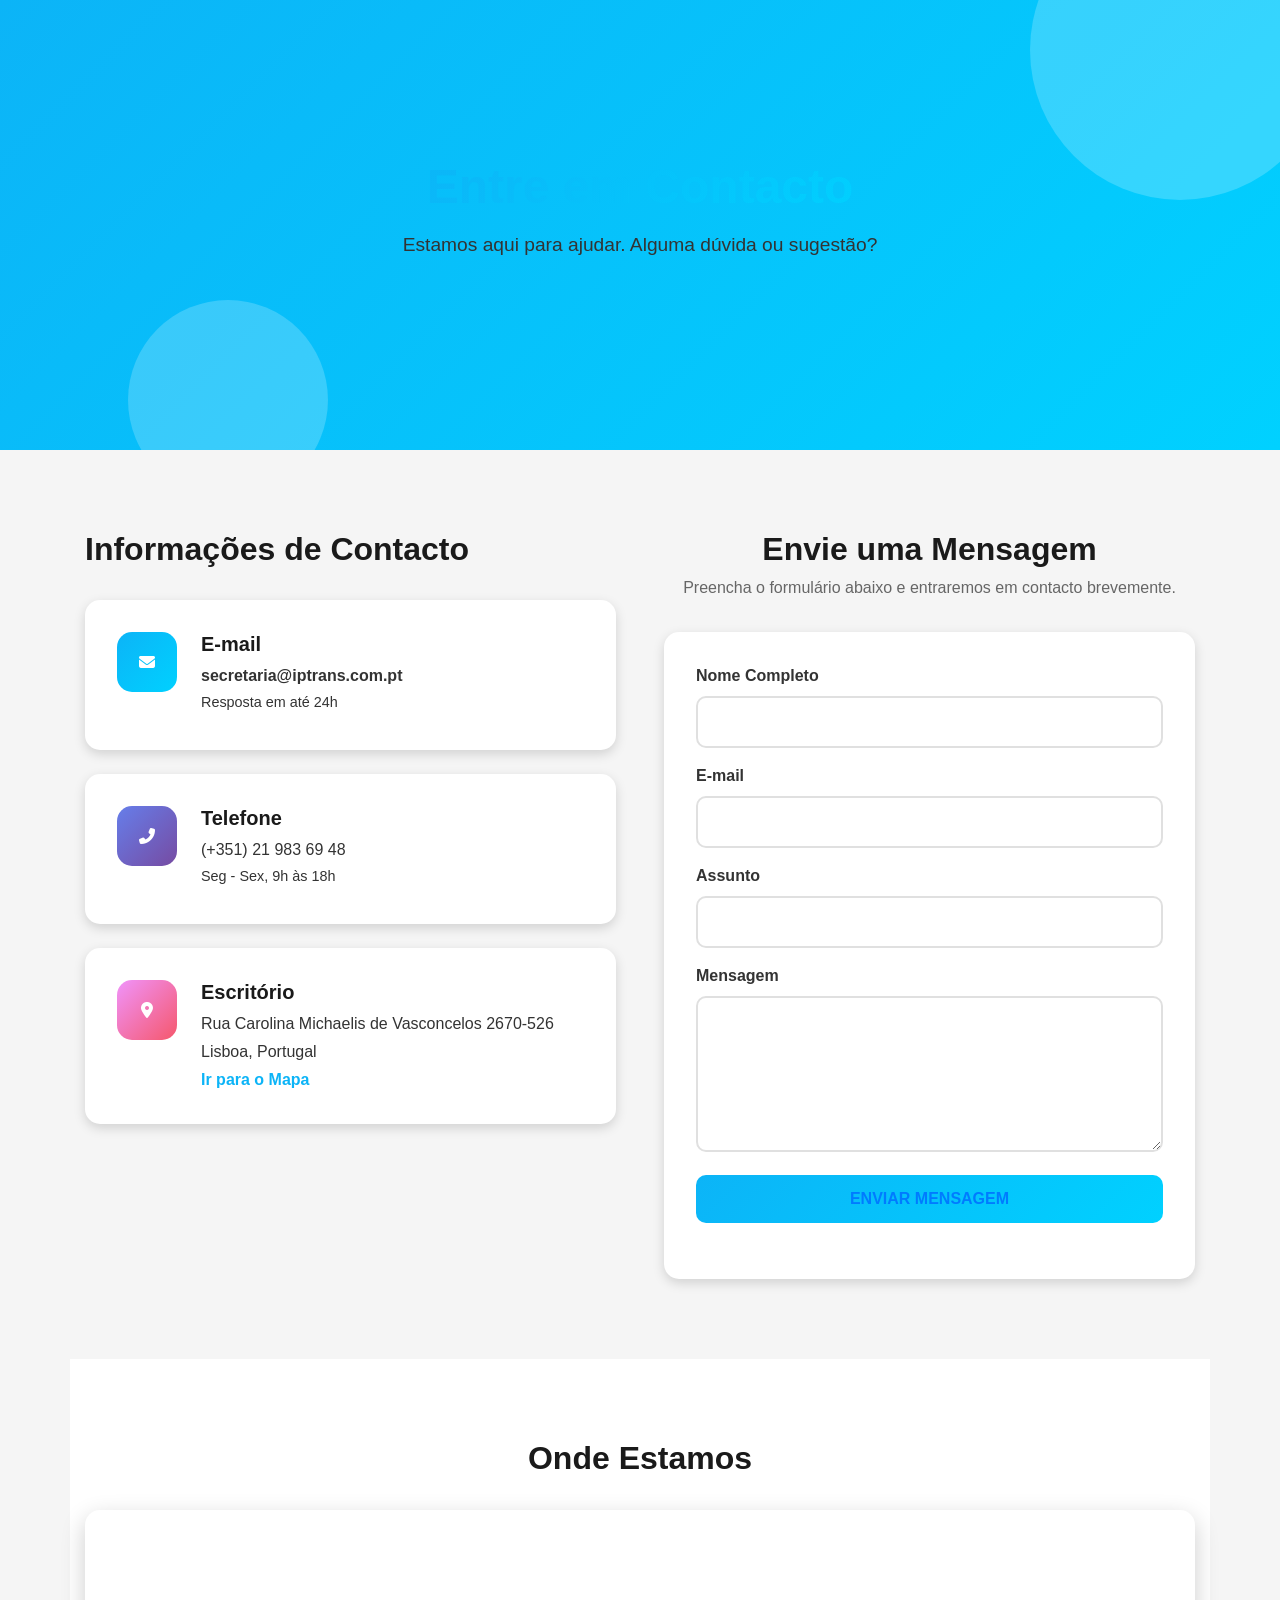
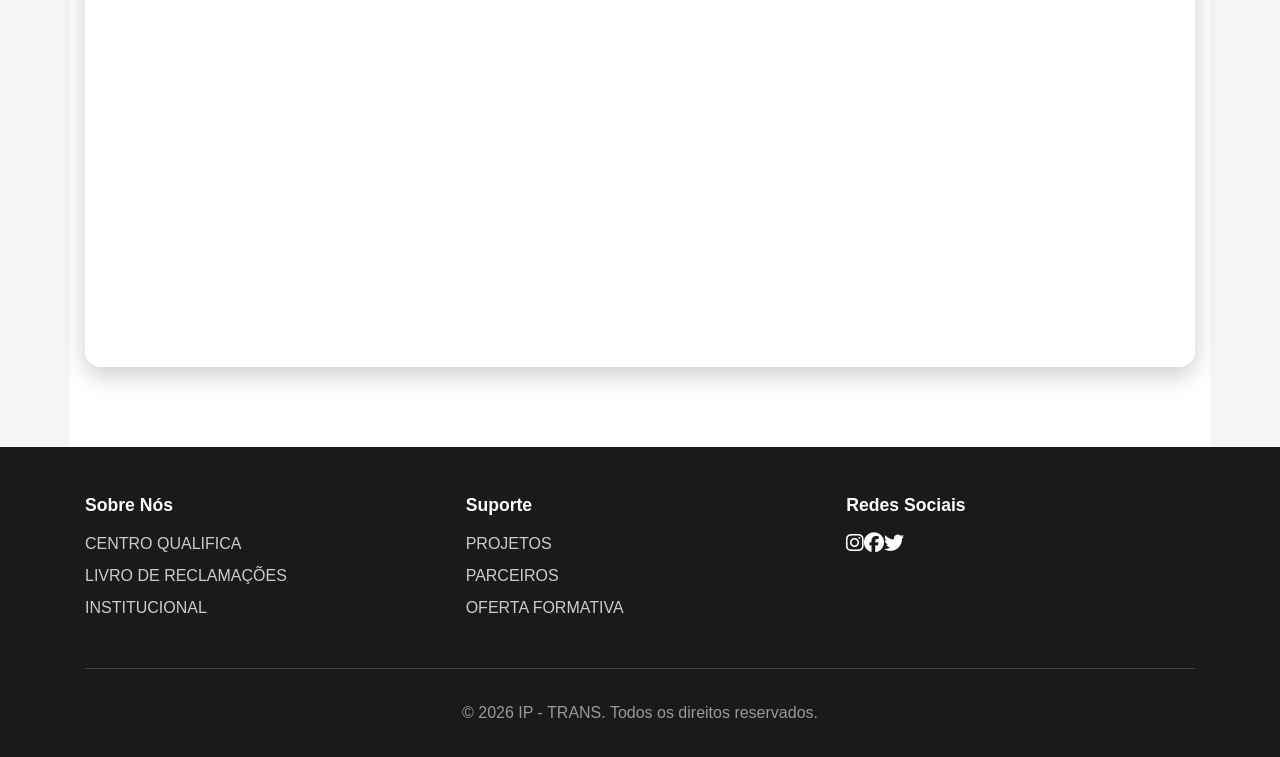
<file: Contactos.html>
<!DOCTYPE html>
<html lang="pt-br">
<head>
    <meta charset="UTF-8">
    <title>Contactos | IP TRANS</title>
    <link rel="stylesheet" href="https://cdnjs.cloudflare.com/ajax/libs/font-awesome/6.4.0/css/all.min.css">
    <link rel="stylesheet" href="elemento.css">
    <link rel="stylesheet" href="bootstrap.min.css">
        <link rel="shortcut icon" href="images/FavIcon.png" type="image/x-icon">

</head>
<body class="contact-page">
    <section class="contact-hero">
        <div class="floating-shapes">
            <div class="shape shape-1"></div>
            <div class="shape shape-2"></div>
        </div>
        <div class="hero-content">
            <h1 class="hero-title">Entre em Contacto</h1>
            <p class="hero-subtitle">Estamos aqui para ajudar. Alguma dúvida ou sugestão?</p>
        </div>
    </section>

    <main class="contact-main container">
        <div class="contact-wrapper">
            <div class="contact-info-section">
                <div class="info-header">
                    <h2>Informações de Contacto</h2>
                </div>
                <div class="contact-cards">
                    <div class="contact-card email-card">
                        <div class="card-icon"><i class="fas fa-envelope"></i></div>
                        <div class="card-content">
                            <h3>E-mail</h3>
             <a href="https://www.iptrans.com.pt/">               <p>secretaria@iptrans.com.pt</p></a>
                            <p class="card-subtitle">Resposta em até 24h</p>
                        </div>
                    </div>

                    <div class="contact-card phone-card">
                        <div class="card-icon"><i class="fas fa-phone-alt"></i></div>
                        <div class="card-content">
                            <h3>Telefone</h3>
                            <p>(+351) 21 983 69 48 </p>
                            <p class="card-subtitle">Seg - Sex, 9h às 18h</p>
                        </div>
                    </div>

                    <div class="contact-card location-card">
                        <div class="card-icon"><i class="fas fa-map-marker-alt"></i></div>
                        <div class="card-content">
                            <h3>Escritório</h3>
                            <p>Rua Carolina Michaelis de Vasconcelos 2670-526</p>
                            <p>Lisboa, Portugal</p>
                             <a href="https://www.google.com/maps"> Ir para o Mapa</a>
                        </div>
                    </div>
                </div>
            </div>

            <div class="contact-form-section">
                <div class="form-header">
                    <h2>Envie uma Mensagem</h2>
                    <p>Preencha o formulário abaixo e entraremos em contacto brevemente.</p>
                </div>
                <form class="contact-form" id="contactForm">
                    <div class="form-group">
                        <label class="form-label">Nome Completo</label>
                        <input type="text" class="form-input" style="padding-left: 1rem;" required>
                    </div>
                    <div class="form-group">
                        <label class="form-label">E-mail</label>
                        <input type="email" class="form-input" style="padding-left: 1rem;" required>
                    </div>
                    <div class="form-group">
                        <label class="form-label">Assunto</label>
                        <input type="text" class="form-input" style="padding-left: 1rem;" required>
                    </div>
                    <div class="form-group">
                        <label class="form-label">Mensagem</label>
                        <textarea class="form-textarea" rows="5" style="padding-left: 1rem;" required></textarea>
                    </div>
                    <button type="submit" class="btn-submit"> <a href="index.html">ENVIAR MENSAGEM</a> </button>
                </form>
            </div>
        </div>
    </main>

    <section class="map-section container">
        <h2 class="map-title">Onde Estamos</h2>
        <div class="map-container">
            <iframe 
                src="https://www.google.com/maps/embed?pb=!1m18!1m12!1m3!1d3113.31566378416!2d-9.1419!3d38.7223!2m3!1f0!2f0!3f0!3m2!1i1024!2i768!4f13.1!3m3!1m2!1s0x0%3A0x0!2zMzjCsDQzJzIwLjMiTiA5wrAwOCczMC44Ilc!5e0!3m2!1spt!2spt!4v1625000000000!5m2!1spt!2spt" 
                width="100%" height="450" style="border:0;" allowfullscreen="" loading="lazy">
            </iframe>
        </div>
    </section>

    <!-- FOOTER -->
    <footer class="footer">
        <div class="container">
            <div class="footer-content">
                <div class="footer-section">
                    <h4>Sobre Nós</h4>
                    <ul>
                        <li><a href="https://www.iptrans.com.pt/centro-qualifica/default.aspx?id_oaudience=3">CENTRO QUALIFICA</a></li>
                        <li><a href="https://www.livroreclamacoes.pt/Inici">LIVRO DE RECLAMAÇÕES</a></li>
                        <li><a href="https://www.iptrans.com.pt/institucional/">INSTITUCIONAL</a></li>
                    </ul>
                </div>
                <div class="footer-section">
                    <h4>Suporte</h4>
                    <ul>
                        <li><a href="https://www.iptrans.com.pt/projetos/">PROJETOS</a></li>
                        <li><a href="https://www.iptrans.com.pt/parcerias/default.aspx#1">PARCEIROS</a></li>
                        <li><a href="https://www.iptrans.com.pt/oferta-formativa/default.aspx?id_oaudience=2&id_omodality=6">OFERTA FORMATIVA</a></li>
                    </ul>
                </div>
                <div class="footer-section">
                    <h4>Redes Sociais</h4>
                    <div class="d-flex gap-3 mt-2">
                        <a href="https://www.bing.com/ck/a?!&&p=886881d19be6be95b8f1397143ea48b4ec11cc4743fe5d7f1109d6b6d00e4a29JmltdHM9MTc3NjkwMjQwMA&ptn=3&ver=2&hsh=4&fclid=22afd85b-cdc4-6b3e-18e9-cf43cc0c6a89&psq=ip+trans+insta+&u=a1aHR0cHM6Ly93d3cuaW5zdGFncmFtLmNvbS9pcHRyYW5zbG91cmVzLw" class="text-white"><i class="fab fa-instagram fa-lg"></i></a>
                        <a href="https://www.bing.com/ck/a?!&&p=48235a79d43c1ffd7a2fcf67564e61e239bf09530897a96b387f88a9d9e3db7aJmltdHM9MTc3NjkwMjQwMA&ptn=3&ver=2&hsh=4&fclid=22afd85b-cdc4-6b3e-18e9-cf43cc0c6a89&psq=ip+trans+facebook&u=a1aHR0cHM6Ly93d3cuZmFjZWJvb2suY29tL2lwdHJhbnNsb3VyZXMv" class="text-white"><i class="fab fa-facebook fa-lg"></i></a>
                        <a href="https://www.bing.com/ck/a?!&&p=34931140ddddf62bba455647282123fe4fd01f9b2a522f5ec1ddfc2bfd32f652JmltdHM9MTc3NjkwMjQwMA&ptn=3&ver=2&hsh=4&fclid=22afd85b-cdc4-6b3e-18e9-cf43cc0c6a89&psq=ip+trans+twiter&u=a1aHR0cHM6Ly90d2l0dGVyLmNvbS9pcHRyYW5z" class="text-white"><i class="fab fa-twitter fa-lg"></i></a>
                    </div>
                </div>
            </div>
            <div class="footer-bottom">
                <p>&copy; 2026 IP - TRANS. Todos os direitos reservados.</p>
            </div>
        </div>
    </footer>
</body>
</html>
</file>
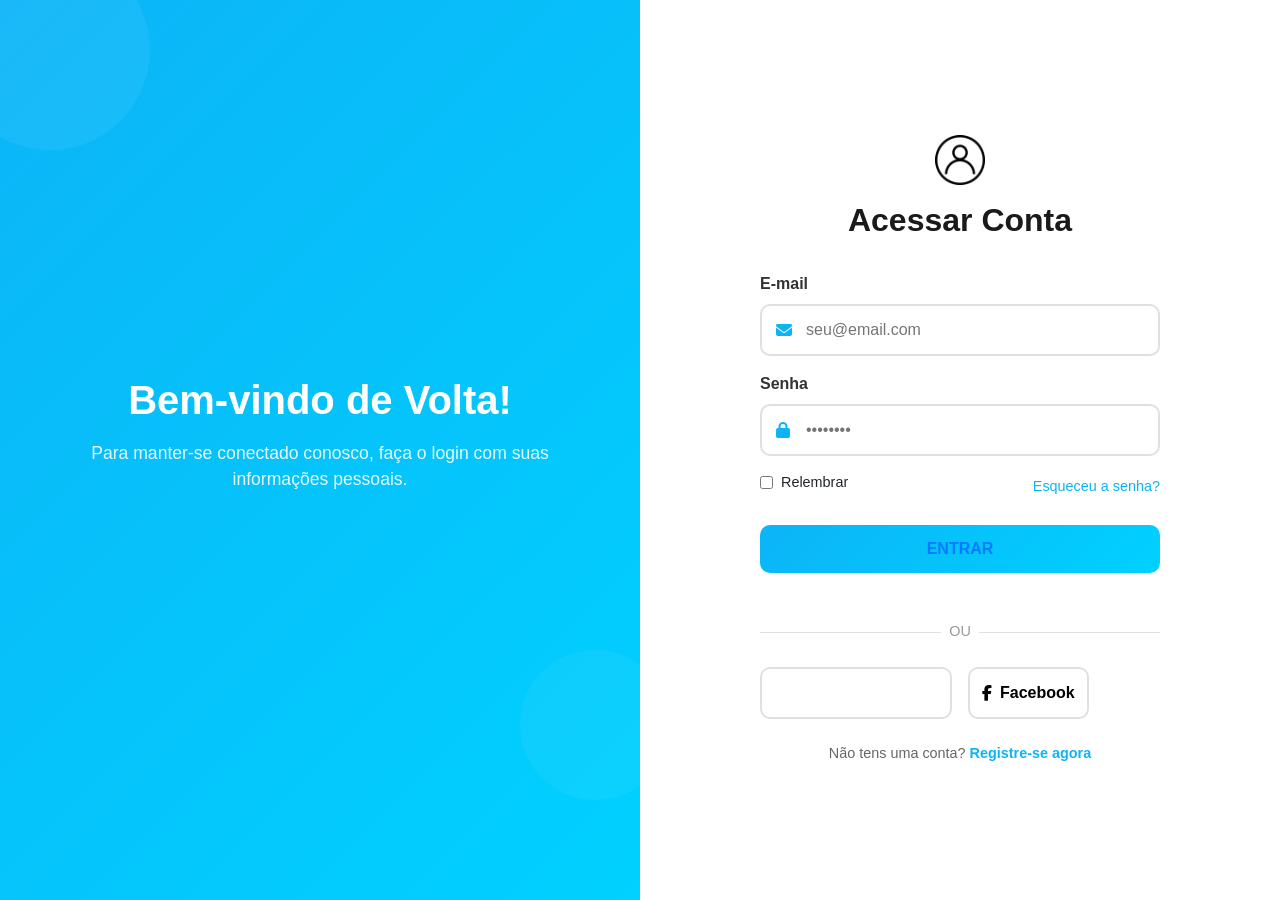
<file: Login.html>
<!DOCTYPE html>
<html lang="pt-br">
<head>
    <meta charset="UTF-8">
    <title>Login | Ip - Trans</title>
    <link rel="stylesheet" href="https://cdnjs.cloudflare.com/ajax/libs/font-awesome/6.4.0/css/all.min.css">
    <link rel="stylesheet" href="elemento.css">
        <link rel="stylesheet" href="bootstrap.min.css">
    <link rel="shortcut icon" href="FavIcon.png" type="image/x-icon">
</head>
<body class="login-page">
    <div class="login-container">
        <div class="login-panel left-panel">
            <div class="decorative-elements">
                <div class="blob blob-1"></div>
                <div class="blob blob-2"></div>
            </div>
            <div class="panel-content">
                <h2 class="panel-title">Bem-vindo de Volta!</h2>
                <p class="panel-text">Para manter-se conectado conosco, faça o login com suas informações pessoais.</p>
            </div>
        </div>

        <div class="login-form-wrapper">
            <div class="form-container">
                <div class="form-header">
                    <img src="login.webp" alt="Logo" class="logo-small">
                    <h1 class="form-title">Acessar Conta</h1>
                </div>

                <form id="loginForm">
                    <div class="form-group">
                        <label class="form-label">E-mail</label>
                        <div class="input-wrapper">
                            <i class="fas fa-envelope input-icon"></i>
                            <input type="email" class="form-input" placeholder="seu@email.com" required>
                        </div>
                    </div>

                    <div class="form-group">
                        <label class="form-label">Senha</label>
                        <div class="input-wrapper">
                            <i class="fas fa-lock input-icon"></i>
                            <input type="password" class="form-input" placeholder="••••••••" required>
                        </div>
                    </div>

                    <div class="form-options">
                        <label class="checkbox-label">
                            <input type="checkbox" class="checkbox-input"> Relembrar
                        </label>
                        <a href="#" class="forgot-password">Esqueceu a senha?</a>
                    </div>

                 <button type="submit"  class="btn-login"> <a href="index.html"> ENTRAR </a> </button>

                    <div class="form-divider"><span>OU</span></div>

                    <div class="social-buttons">


  <button type="button" class="btn-social">
    <script src="https://accounts.google.com/gsi/client" async></script>
    <div id="g_id_onload"
        data-client_id="YOUR_GOOGLE_CLIENT_ID"
        data-login_uri="https://your.domain/your_login_endpoint"
        data-auto_prompt="false">
    </div>
    <div class="g_id_signin"
        data-type="standard"
        data-size="large"
        data-theme="outline"
        data-text="sign_in_with"
        data-shape="rectangular"
        data-logo_alignment="left">
    </div>
 </button>
                       <a href="https://www.bing.com/ck/a?!&&p=17fbec15bc72b4db72ce1a25598769d69a262b6aa976078ddbb9cf98cd4a65d4JmltdHM9MTc3NjkwMjQwMA&ptn=3&ver=2&hsh=4&fclid=22afd85b-cdc4-6b3e-18e9-cf43cc0c6a89&psq=iptrans+facebook&u=a1aHR0cHM6Ly93d3cuZmFjZWJvb2suY29tL2lwdHJhbnNsb3VyZXMv"> <button type="button" class="btn-social"><i class="fab fa-facebook-f"></i> Facebook</button></a>
                    </div>
                </form>

                <div class="form-footer">
                    Não tens uma conta? <a href="Registro.html" class="link-register">Registre-se agora</a>
                </div>
            </div>
        </div>
    </div>
</body>
</html>
</file>
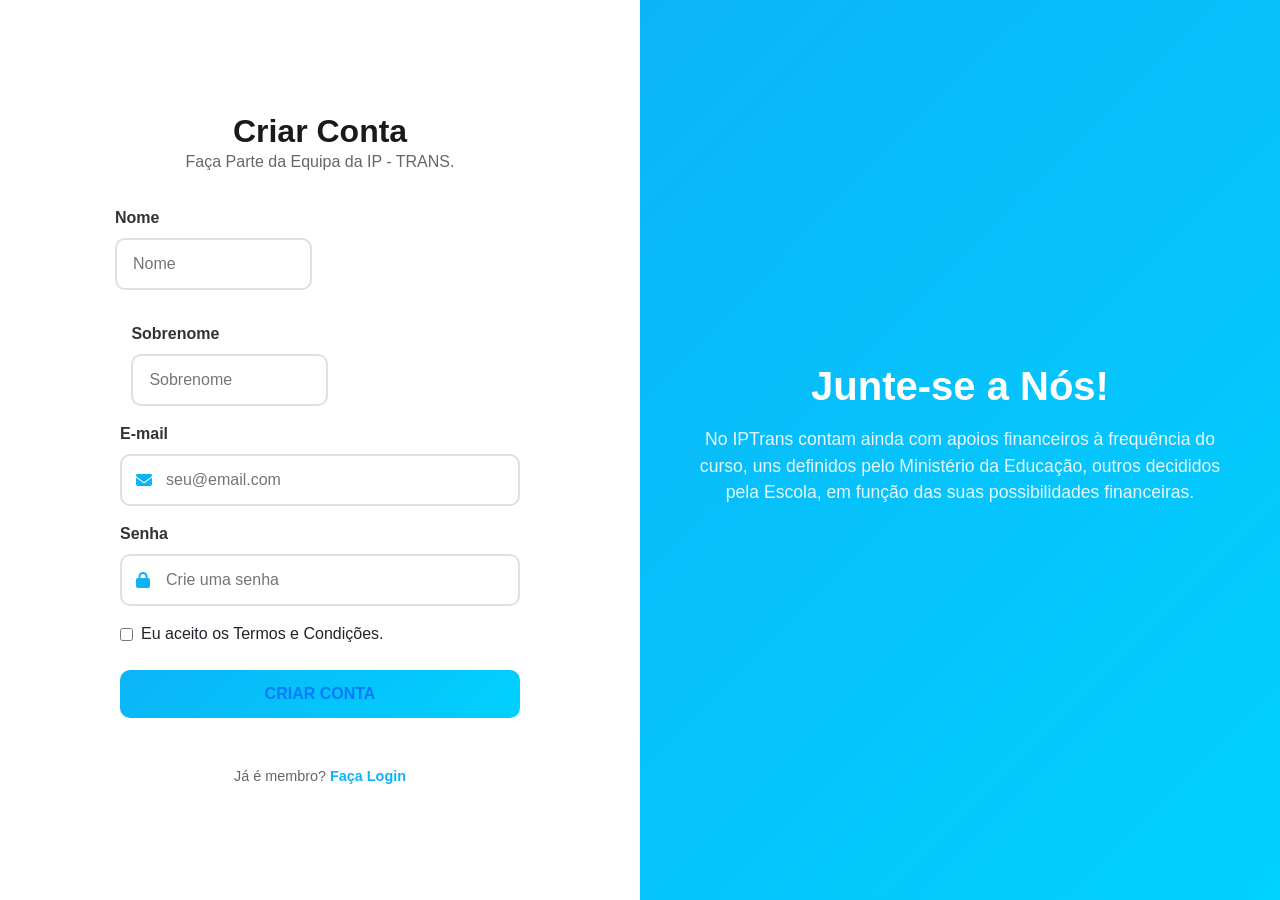
<file: Registro.html>
<!DOCTYPE html>
<html lang="pt-br">
<head>
    <meta charset="UTF-8">
    <title>Registro | TechStore</title>
    <link rel="stylesheet" href="https://cdnjs.cloudflare.com/ajax/libs/font-awesome/6.4.0/css/all.min.css">
    <link rel="stylesheet" href="elemento.css">
        <link rel="shortcut icon" href="images/FavIcon.png" type="image/x-icon">
    <link rel="stylesheet" href="bootstrap.min.css">
    <link rel="shortcut icon" href="images/FavIcon.png" type="image/x-icon">

</head>
<body class="register-page">
    <div class="register-container">
        <div class="register-form-wrapper">
            <div class="form-container">
                <div class="form-header">
                    <h1 class="form-title">Criar Conta</h1>
                    <p>Faça Parte da Equipa da IP - TRANS.</p>
                </div>

                <form id="registerForm">
                    <div class="form-row">
                        <div class="form-group half">
                            <label class="form-label">Nome</label>
                            <input type="text" class="form-input" style="padding-left: 1rem;" placeholder="Nome">
                        </div>
                        <div class="form-group half">
                            <label class="form-label">Sobrenome</label>
                            <input type="text" class="form-input" style="padding-left: 1rem;" placeholder="Sobrenome">
                        </div>
                    </div>

                    <div class="form-group">
                        <label class="form-label">E-mail</label>
                        <div class="input-wrapper">
                            <i class="fas fa-envelope input-icon"></i>
                            <input type="email" class="form-input" placeholder="seu@email.com" required>
                        </div>
                    </div>

                    <div class="form-group">
                        <label class="form-label">Senha</label>
                        <div class="input-wrapper">
                            <i class="fas fa-lock input-icon"></i>
                            <input type="password" class="form-input" id="passwordInput" placeholder="Crie uma senha" required>
                        </div>
                      
                    </div>

                    <label class="checkbox-label full">
                        <input type="checkbox" required> Eu aceito os Termos e Condições.
                    </label>

        <button class="btn-register"> <a href="index.html">CRIAR CONTA</a></button>
        </a>

            </form>
            <br>
                <div class="form-footer">
                    Já é membro? <a href="login.html" class="link-register">Faça Login</a>
                </div>
            </div>
        </div>

        <div class="register-panel right-panel">
            <div class="panel-content">
                <h2 class="panel-title">Junte-se a Nós!</h2>
                <p class="panel-text">No IPTrans contam ainda com apoios financeiros à frequência do curso, uns definidos pelo Ministério da Educação, outros decididos pela Escola, em função das suas possibilidades financeiras.</p>
            </div>
        </div>
    </div>
</body>
</html>
</file>
<file: elemento.css>
/* ======================== */
/* VARIÁVEIS CSS GLOBAIS    */
/* ======================== */
:root {
    --primary-color: #0cb4f7;
    --secondary-color: #00d1ff;
    --dark-color: #1a1a1a;
    --light-color: #f5f5f5;
    --text-color: #333;
    --border-color: #e0e0e0;
    --success-color: #4caf50;
    --error-color: #f44336;
    --warning-color: #ff9800;
    
    --shadow-sm: 0 2px 4px rgba(0, 0, 0, 0.1);
    --shadow-md: 0 4px 12px rgba(0, 0, 0, 0.15);
    --shadow-lg: 0 8px 24px rgba(0, 0, 0, 0.2);
    
    --transition: all 0.3s cubic-bezier(0.4, 0, 0.2, 1);
}

/* ======================== */
/* RESET E ESTILOS GLOBAIS  */
/* ======================== */
* {
    margin: 0;
    padding: 0;
    box-sizing: border-box;
}

html {
    scroll-behavior: smooth;
}

body {
    font-family: 'Segoe UI', Tahoma, Geneva, Verdana, sans-serif;
    color: var(--text-color);
    line-height: 1.6;
    overflow-x: hidden;
}

/* ======================== */
/* NAVBAR CUSTOMIZADA        */
/* ======================== */
.navbar-custom {
    background: linear-gradient(135deg, var(--primary-color) 0%, #0a9fd4 100%);
    box-shadow: var(--shadow-md);
    padding: 0.5rem 0;
}

        /* ======================== */
        /* HERO DO CARRINHO         */
        /* ======================== */
        .cart-hero {
            background: linear-gradient(135deg, var(--primary-color) 0%, #0a9fd4 100%);
            padding: 3.5rem 0 2.5rem;
            color: white;
            text-align: center;
            position: relative;
            overflow: hidden;
        }

        .cart-hero::before {
            content: '';
            position: absolute;
            width: 350px; height: 350px;
            background: rgba(255,255,255,0.08);
            border-radius: 50%;
            top: -100px; right: -80px;
        }

        .cart-hero::after {
            content: '';
            position: absolute;
            width: 200px; height: 200px;
            background: rgba(255,255,255,0.06);
            border-radius: 50%;
            bottom: -60px; left: 5%;
        }

        .cart-hero h1 {
            font-size: clamp(2rem, 5vw, 3rem);
            font-weight: 800;
            margin-bottom: 0.5rem;
            animation: fadeInDown 0.7s ease-out;
        }

        .cart-hero p {
            font-size: 1.1rem;
            opacity: 0.9;
            animation: fadeInUp 0.7s ease-out 0.15s both;
        }

        /* ======================== */
        /* LAYOUT PRINCIPAL         */
        /* ======================== */
        .cart-section {
            background: #f5f7fa;
            padding: 3rem 0 5rem;
            min-height: 60vh;
        }

        .cart-grid {
            display: grid;
            grid-template-columns: 1fr 360px;
            gap: 2rem;
            align-items: start;
        }

        @media (max-width: 900px) {
            .cart-grid { grid-template-columns: 1fr; }
        }

        /* ======================== */
        /* COLUNA DE ITENS          */
        /* ======================== */
        .cart-panel {
            background: white;
            border-radius: 18px;
            box-shadow: var(--shadow-md);
            overflow: hidden;
            animation: fadeInUp 0.6s ease-out;
        }

        .cart-panel-header {
            padding: 1.5rem 2rem;
            border-bottom: 1px solid #f0f0f0;
            display: flex;
            justify-content: space-between;
            align-items: center;
        }

        .cart-panel-header h2 {
            font-size: 1.3rem;
            font-weight: 700;
            color: var(--dark-color);
            margin: 0;
        }

        .btn-clear-cart {
            background: none;
            border: 1.5px solid #ff6b6b;
            color: #ff6b6b;
            border-radius: 20px;
            padding: 0.3rem 1rem;
            font-size: 0.85rem;
            font-weight: 600;
            cursor: pointer;
            transition: var(--transition);
        }

        .btn-clear-cart:hover {
            background: #ff6b6b;
            color: white;
        }

        /* ======================== */
        /* ITEM DO CARRINHO         */
        /* ======================== */
        .cart-item {
            display: grid;
            grid-template-columns: 90px 1fr auto auto auto;
            gap: 1.25rem;
            align-items: center;
            padding: 1.5rem 2rem;
            border-bottom: 1px solid #f5f5f5;
            transition: background 0.2s ease;
            animation: slideInUp 0.4s ease-out;
        }

        .cart-item:last-child { border-bottom: none; }
        .cart-item:hover { background: #fafcff; }

        .cart-item-image {
            width: 90px;
            height: 90px;
            border-radius: 12px;
            overflow: hidden;
            flex-shrink: 0;
            background: #f0f4f8;
        }

        .cart-item-image img {
            width: 100%; height: 100%;
            object-fit: cover;
        }

        .cart-item-info { min-width: 0; }

        .cart-item-name {
            font-size: 1rem;
            font-weight: 700;
            color: var(--dark-color);
            margin-bottom: 0.25rem;
            white-space: nowrap;
            overflow: hidden;
            text-overflow: ellipsis;
        }

        .cart-item-unit-price {
            font-size: 0.85rem;
            color: #999;
        }

        /* Controlos de quantidade */
        .cart-item-controls {
            display: flex;
            align-items: center;
            gap: 0.5rem;
            background: #f5f7fa;
            border-radius: 30px;
            padding: 0.25rem 0.5rem;
        }

        .qty-btn {
            width: 28px; height: 28px;
            border-radius: 50%;
            border: none;
            background: white;
            color: var(--primary-color);
            font-size: 0.75rem;
            cursor: pointer;
            display: flex; align-items: center; justify-content: center;
            box-shadow: var(--shadow-sm);
            transition: var(--transition);
        }

        .qty-btn:hover {
            background: var(--primary-color);
            color: white;
            transform: scale(1.1);
        }

        .cart-item-qty {
            font-weight: 700;
            font-size: 1rem;
            min-width: 24px;
            text-align: center;
            color: var(--dark-color);
        }

        /* Subtotal */
        .cart-item-subtotal {
            font-size: 1.1rem;
            font-weight: 700;
            color: var(--primary-color);
            min-width: 80px;
            text-align: right;
        }

        /* Remover */
        .cart-item-remove {
            background: none;
            border: none;
            color: #ccc;
            font-size: 1rem;
            cursor: pointer;
            padding: 0.4rem;
            border-radius: 8px;
            transition: var(--transition);
            line-height: 1;
        }

        .cart-item-remove:hover { color: #ff6b6b; transform: scale(1.2); }

        /* Estado vazio */
        .cart-empty {
            text-align: center;
            padding: 5rem 2rem;
            color: #aaa;
        }

        .cart-empty i { color: #ddd; margin-bottom: 1.5rem; display: block; }
        .cart-empty h3 { font-size: 1.5rem; color: var(--dark-color); margin-bottom: 0.5rem; }
        .cart-empty p { font-size: 1rem; margin-bottom: 1.5rem; }

        /* ======================== */
        /* RESUMO DO PEDIDO         */
        /* ======================== */
        .cart-summary-card {
            background: white;
            border-radius: 18px;
            box-shadow: var(--shadow-md);
            padding: 2rem;
            position: sticky;
            top: 90px;
            animation: fadeInUp 0.6s ease-out 0.15s both;
        }

        .cart-summary-card h3 {
            font-size: 1.2rem;
            font-weight: 700;
            color: var(--dark-color);
            margin-bottom: 1.5rem;
            padding-bottom: 1rem;
            border-bottom: 1px solid #f0f0f0;
        }

        .summary-row {
            display: flex;
            justify-content: space-between;
            margin-bottom: 1rem;
            font-size: 0.95rem;
            color: #666;
        }

        .summary-row .label { font-weight: 500; }
        .summary-row .value { font-weight: 600; color: var(--dark-color); }

        .summary-row.total {
            margin-top: 1rem;
            padding-top: 1rem;
            border-top: 2px solid #f0f0f0;
            font-size: 1.2rem;
        }

        .summary-row.total .label { color: var(--dark-color); font-weight: 700; }
        .summary-row.total .value {
            font-size: 1.4rem;
            font-weight: 800;
            color: var(--primary-color);
        }

        .shipping-note {
            background: linear-gradient(135deg, #fff3cd, #ffe082);
            color: #856404;
            border-radius: 10px;
            padding: 0.75rem 1rem;
            font-size: 0.85rem;
            font-weight: 600;
            margin-bottom: 1.5rem;
            display: none;
        }

        .shipping-note i { margin-right: 0.4rem; }

        .btn-checkout {
            display: block;
            width: 100%;
            padding: 1rem;
            background: linear-gradient(135deg, var(--primary-color), var(--secondary-color));
            color: white;
            border: none;
            border-radius: 50px;
            font-size: 1.05rem;
            font-weight: 700;
            cursor: pointer;
            transition: var(--transition);
            text-align: center;
            text-decoration: none;
            margin-bottom: 1rem;
            position: relative;
            overflow: hidden;
        }

        .btn-checkout::before {
            content: '';
            position: absolute;
            top: 0; left: -100%;
            width: 100%; height: 100%;
            background: rgba(255,255,255,0.2);
            transition: left 0.3s ease;
        }

        .btn-checkout:hover::before { left: 100%; }

        .btn-checkout:hover {
            transform: translateY(-2px);
            box-shadow: var(--shadow-lg);
            color: white;
        }

        .btn-continue {
            display: block;
            width: 100%;
            padding: 0.85rem;
            background: transparent;
            color: var(--primary-color);
            border: 2px solid var(--primary-color);
            border-radius: 50px;
            font-size: 0.95rem;
            font-weight: 600;
            cursor: pointer;
            transition: var(--transition);
            text-align: center;
            text-decoration: none;
        }

        .btn-continue:hover {
            background: var(--primary-color);
            color: white;
        }

        /* Garantias */
        .cart-guarantees {
            margin-top: 1.5rem;
            padding-top: 1.5rem;
            border-top: 1px solid #f0f0f0;
            display: flex;
            flex-direction: column;
            gap: 0.6rem;
        }

        .guarantee-item {
            display: flex;
            align-items: center;
            gap: 0.6rem;
            font-size: 0.82rem;
            color: #888;
        }

        .guarantee-item i { color: var(--primary-color); font-size: 0.95rem; }

        /* Breadcrumb */
        .cart-breadcrumb {
            padding: 1rem 0 0.5rem;
            font-size: 0.9rem;
        }

        .cart-breadcrumb a { color: var(--primary-color); text-decoration: none; }
        .cart-breadcrumb a:hover { text-decoration: underline; }
        .cart-breadcrumb span { color: #aaa; margin: 0 0.4rem; }

        @media (max-width: 576px) {
            .cart-item {
                grid-template-columns: 70px 1fr auto;
                grid-template-rows: auto auto;
                gap: 0.75rem;
            }
            .cart-item-image { width: 70px; height: 70px; grid-row: span 2; }
            .cart-item-subtotal { grid-column: 2; text-align: left; }
            .cart-item-remove { grid-column: 3; grid-row: 1; }
            .cart-item-controls { grid-column: 2 / span 2; }
        }
    
.navbar-custom .navbar-brand {
    display: flex;
    align-items: center;
    gap: 0.5rem;
    font-weight: 700;
    color: white !important;
    font-size: 1.5rem;
    animation: slideInLeft 0.6s ease-out;
}

.navbar-logo {
    width: 40px;
    height: 40px;
    transition: transform 0.3s ease;
}

.navbar-custom .navbar-brand:hover .navbar-logo {
    transform: rotate(15deg) scale(1.1);
}

.navbar-custom .nav-link {
    color: white !important;
    margin-left: 1.5rem;
    position: relative;
    transition: color 0.3s ease;
    font-weight: 500;
}

.navbar-custom .nav-link:after {
    content: '';
    position: absolute;
    bottom: -5px;
    left: 0;
    width: 0;
    height: 2px;
    background: var(--secondary-color);
    transition: width 0.3s ease;
}

.navbar-custom .nav-link:hover:after,
.navbar-custom .nav-link.active:after {
    width: 100%;
}

/* ======================== */
/* SEÇÃO HERO               */
/* ======================== */
.hero-section {
    position: relative;
    min-height: 100vh;
    display: flex;
    align-items: center;
    justify-content: center;
    overflow: hidden;
    background: linear-gradient(135deg, #f5f7fa 0%, #c3cfe2 100%);
}

.hero-background {
    position: absolute;
    width: 100%;
    height: 100%;
    top: 0;
    left: 0;
    z-index: 1;
}

.gradient-orb {
    position: absolute;
    border-radius: 50%;
    filter: blur(80px);
    opacity: 0.6;
    animation: float 8s ease-in-out infinite;
}

.orb-1 {
    width: 300px;
    height: 300px;
    background: var(--primary-color);
    top: -50px;
    right: -50px;
    animation-delay: 0s;
}

.orb-2 {
    width: 250px;
    height: 250px;
    background: var(--secondary-color);
    bottom: 100px;
    left: 10%;
    animation-delay: 2s;
    animation-direction: reverse;
}

.orb-3 {
    width: 200px;
    height: 200px;
    background: #0a9fd4;
    bottom: -50px;
    right: 20%;
    animation-delay: 4s;
}

.hero-content {
    position: relative;
    z-index: 2;
    text-align: center;
    animation: fadeInUp 1s ease-out;
}

.hero-title {
    font-size: clamp(2.5rem, 8vw, 4.5rem);
    font-weight: 800;
    background: linear-gradient(135deg, var(--primary-color), var(--secondary-color));
    -webkit-background-clip: text;
    -webkit-text-fill-color: transparent;
    background-clip: text;
    margin-bottom: 1rem;
    animation: scaleInDown 0.8s ease-out;
}

.hero-subtitle {
    font-size: 1.25rem;
    color: var(--text-color);
    margin-bottom: 2rem;
    animation: fadeInUp 1s ease-out 0.2s both;
}

.btn-hero {
    display: inline-block;
    padding: 1rem 2.5rem;
    background: linear-gradient(135deg, var(--primary-color), var(--secondary-color));
    color: white;
    text-decoration: none;
    border-radius: 50px;
    font-weight: 600;
    transition: var(--transition);
    box-shadow: var(--shadow-md);
    animation: fadeInUp 1s ease-out 0.4s both;
    position: relative;
    overflow: hidden;
}

.btn-hero:before {
    content: '';
    position: absolute;
    top: 0;
    left: -100%;
    width: 100%;
    height: 100%;
    background: rgba(255, 255, 255, 0.2);
    transition: left 0.3s ease;
}

.btn-hero:hover:before {
    left: 100%;
}

.btn-hero:hover {
    transform: translateY(-3px);
    box-shadow: var(--shadow-lg);
    color: white;
}

/* ======================== */
/* SEÇÃO DE BUSCA           */
/* ======================== */
.search-section {
    padding: 3rem 0;
    background: var(--light-color);
}

.search-wrapper {
    display: flex;
    gap: 0.5rem;
    max-width: 600px;
    margin: 0 auto;
    animation: slideInUp 0.8s ease-out;
}

.search-icon {
    position: absolute;
    left: 1rem;
    top: 50%;
    transform: translateY(-50%);
    color: var(--primary-color);
    pointer-events: none;
}

.search-input {
    flex: 1;
    padding: 0.75rem 1rem 0.75rem 2.75rem;
    border: 2px solid var(--border-color);
    border-radius: 50px;
    font-size: 1rem;
    transition: var(--transition);
    position: relative;
}

.search-input:focus {
    outline: none;
    border-color: var(--primary-color);
    box-shadow: 0 0 0 3px rgba(12, 180, 247, 0.1);
}

.btn-search {
    padding: 0.75rem 1.5rem;
    background: linear-gradient(135deg, var(--primary-color), var(--secondary-color));
    color: white;
    border: none;
    border-radius: 50px;
    font-weight: 600;
    cursor: pointer;
    transition: var(--transition);
}

.btn-search:hover {
    transform: translateY(-2px);
    box-shadow: var(--shadow-md);
}

/* ======================== */
/* SEÇÃO DE PRODUTOS        */
/* ======================== */
.products-section {
    padding: 5rem 0;
    background: white;
}

.section-header {
    text-align: center;
    margin-bottom: 4rem;
    animation: fadeInDown 0.8s ease-out;
}

.section-header h2 {
    font-size: 2.5rem;
    font-weight: 700;
    color: var(--dark-color);
    margin-bottom: 0.5rem;
}

.section-header p {
    font-size: 1.1rem;
    color: #666;
}

.products-grid {
    display: grid;
    /* auto-fit garante que os itens tentem preencher a linha, 
       mas justify-content: center mantém tudo no meio se sobrarem espaços */
    grid-template-columns: repeat(auto-fit, minmax(280px, 320px)); 
    gap: 2rem;
    justify-content: center; /* Centraliza a grid horizontalmente no container */
    padding: 1rem;
    animation: fadeInUp 0.8s ease-out;
}

.product-card {
    width: 100%; /* Ocupa o espaço definido pela grid (max 320px) */
    border-radius: 15px;
    overflow: hidden;
    box-shadow: var(--shadow-md);
    transition: var(--transition);
    background: white;
    display: flex;
    flex-direction: column;
    margin: 0 auto; /* Reforço de centralização */
}

.product-image {
    width: 100%;
    height: 280px; /* Define uma altura fixa para a área da imagem */
    position: relative;
    overflow: hidden;
}

.product-image img {
    width: 100%;
    height: 100%;
    object-fit: cover; /* Recorta a imagem para preencher sem esticar */
    display: block;
}




.product-card:hover {
    transform: translateY(-10px);
    box-shadow: var(--shadow-lg);
}

.placeholder-image {
    width: 100%;
    height: 100%;
    display: flex;
    align-items: center;
    justify-content: center;
    font-size: 1.5rem;
    font-weight: 600;
    color: var(--primary-color);
    opacity: 0.6;
}

.product-badge {
    position: absolute;
    top: 1rem;
    right: 1rem;
    padding: 0.5rem 1rem;
    background: var(--secondary-color);
    color: white;
    border-radius: 20px;
    font-size: 0.85rem;
    font-weight: 600;
    animation: slideInRight 0.6s ease-out;
}

.product-badge.discount {
    background: #ff6b6b;
}

.product-badge.featured {
    background: #ffd700;
    color: var(--dark-color);
}

.product-info {
    padding: 1.5rem;
    flex-grow: 1;
    display: flex;
    flex-direction: column;
}
@media (max-width: 768px) {
    .products-grid {
        /* Em celulares, forçamos o card a ter uma largura amigável */
        grid-template-columns: repeat(auto-fit, minmax(250px, 1fr));
        justify-content: center;
    }
}
.product-title {
    font-size: 1.1rem;
    font-weight: 600;
    color: var(--dark-color);
    margin-bottom: 0.5rem;
    line-height: 1.4;
}

.product-description {
    font-size: 0.9rem;
    color: #666;
    margin-bottom: 1rem;
    flex-grow: 1;
}

.product-rating {
    display: flex;
    align-items: center;
    gap: 0.5rem;
    margin-bottom: 1rem;
    font-size: 0.9rem;
}

.stars {
    color: #ffc107;
}

.rating-count {
    color: #999;
}

.product-footer {
    display: flex;
    justify-content: space-between;
    align-items: center;
}

.product-price {
    font-size: 1.5rem;
    font-weight: 700;
    color: var(--primary-color);
}

.btn-add-cart {
    padding: 0.5rem 1rem;
    background: var(--primary-color);
    color: white;
    border: none;
    border-radius: 20px;
    font-weight: 600;
    cursor: pointer;
    transition: var(--transition);
}

.btn-add-cart:hover {
    background: var(--secondary-color);
    transform: scale(1.05);
}

/* ======================== */
/* SEÇÃO SOBRE              */
/* ======================== */
.about-section {
    padding: 5rem 0;
    background: linear-gradient(135deg, #f5f7fa 0%, #c3cfe2 100%);
}

.about-wrapper {
    display: grid;
    grid-template-columns: 1fr 1fr;
    gap: 3rem;
    align-items: center;
}

.about-title {
    font-size: 2.5rem;
    font-weight: 700;
    color: var(--dark-color);
    margin-bottom: 1.5rem;
    animation: slideInLeft 0.8s ease-out;
}

.about-text {
    font-size: 1.1rem;
    color: #666;
    margin-bottom: 2rem;
    line-height: 1.8;
    animation: slideInLeft 0.8s ease-out 0.2s both;
}

.about-features {
    list-style: none;
    animation: slideInLeft 0.8s ease-out 0.4s both;
}

.feature-item {
    display: flex;
    gap: 1rem;
    margin-bottom: 1.5rem;
    align-items: center;
}

.feature-item svg {
    color: var(--primary-color);
    flex-shrink: 0;
}

.feature-item span {
    font-size: 1rem;
    color: var(--text-color);
}

.floating-card {
    background: white;
    border-radius: 20px;
    padding: 2rem;
    box-shadow: var(--shadow-lg);
    display: grid;
    grid-template-columns: repeat(3, 1fr);
    gap: 1.5rem;
    animation: float 4s ease-in-out infinite;
}

.card-stat {
    text-align: center;
}

.stat-number {
    font-size: 2rem;
    font-weight: 700;
    color: var(--primary-color);
}

.stat-label {
    font-size: 0.9rem;
    color: #666;
    margin-top: 0.5rem;
}

/* ======================== */
/* SEÇÃO CTA                */
/* ======================== */
.cta-section {
    padding: 4rem 0;
    background: linear-gradient(135deg, var(--primary-color), var(--secondary-color));
    text-align: center;
    color: white;
}

.cta-content h2 {
    font-size: 2.5rem;
    margin-bottom: 0.5rem;
    animation: slideInDown 0.8s ease-out;
}

.cta-content p {
    font-size: 1.2rem;
    margin-bottom: 2rem;
    opacity: 0.9;
    animation: slideInUp 0.8s ease-out 0.2s both;
}

.btn-cta {
    display: inline-block;
    padding: 1rem 2.5rem;
    background: white;
    color: var(--primary-color);
    text-decoration: none;
    border-radius: 50px;
    font-weight: 600;
    transition: var(--transition);
    animation: fadeIn 0.8s ease-out 0.4s both;
}

.btn-cta:hover {
    transform: translateY(-3px);
    box-shadow: var(--shadow-lg);
    color: var(--primary-color);
}

/* ======================== */
/* LOGIN & REGISTRO         */
/* ======================== */
.login-container,
.register-container {
    display: grid;
    grid-template-columns: 1fr 1fr;
    min-height: 100vh;
}

.login-page,
.register-page {
    background: white;
}

.login-panel,
.register-panel {
    background: linear-gradient(135deg, var(--primary-color), var(--secondary-color));
    color: white;
    display: flex;
    align-items: center;
    justify-content: center;
    padding: 3rem;
    position: relative;
    overflow: hidden;
}

.left-panel {
    animation: slideInLeft 0.8s ease-out;
}

.right-panel {
    animation: slideInRight 0.8s ease-out;
}

.panel-content {
    position: relative;
    z-index: 2;
    text-align: center;
}

.panel-title {
    font-size: 2.5rem;
    font-weight: 700;
    margin-bottom: 1rem;
}

.panel-text {
    font-size: 1.1rem;
    opacity: 0.9;
    margin-bottom: 2rem;
}

.decorative-elements {
    position: absolute;
    width: 100%;
    height: 100%;
    top: 0;
    left: 0;
}

.blob {
    position: absolute;
    border-radius: 50%;
    opacity: 0.3;
    animation: blob-animate 8s infinite;
}

.blob-1 {
    width: 200px;
    height: 200px;
    background: rgba(255, 255, 255, 0.2);
    top: -50px;
    left: -50px;
}

.blob-2 {
    width: 150px;
    height: 150px;
    background: rgba(255, 255, 255, 0.15);
    bottom: 100px;
    right: -30px;
    animation-delay: 3s;
}

.blob-3 {
    width: 100px;
    height: 100px;
    background: rgba(255, 255, 255, 0.1);
    bottom: -30px;
    left: 50%;
    animation-delay: 6s;
}

.login-form-wrapper,
.register-form-wrapper {
    display: flex;
    align-items: center;
    justify-content: center;
    padding: 3rem;
    animation: fadeInRight 0.8s ease-out;
}

.form-container {
    width: 100%;
    max-width: 400px;
}

.form-header {
    text-align: center;
    margin-bottom: 2rem;
    animation: slideInDown 0.8s ease-out;
}

.logo-small {
    width: 50px;
    height: 50px;
    margin-bottom: 1rem;
}

.form-title {
    font-size: 2rem;
    font-weight: 700;
    color: var(--dark-color);
    margin: 0;
}

.form-group {
    margin-bottom: 1.5rem;
}

.form-group.half {
    width: 48%;
    display: inline-block;
}

.form-group.half:nth-child(2) {
    margin-left: 4%;
}

.form-row {
    display: flex;
    flex-wrap: wrap;
    gap: 1rem;
}

.form-label {
    display: block;
    margin-bottom: 0.5rem;
    font-weight: 600;
    color: var(--text-color);
}

.input-wrapper {
    position: relative;
}

.input-icon {
    position: absolute;
    left: 1rem;
    top: 50%;
    transform: translateY(-50%);
    color: var(--primary-color);
    pointer-events: none;
}

.form-input,
.form-textarea {
    width: 100%;
    padding: 0.75rem 1rem 0.75rem 2.75rem;
    border: 2px solid var(--border-color);
    border-radius: 10px;
    font-size: 1rem;
    transition: var(--transition);
    font-family: inherit;
}

.form-input:focus,
.form-textarea:focus {
    outline: none;
    border-color: var(--primary-color);
    box-shadow: 0 0 0 3px rgba(12, 180, 247, 0.1);
}

.form-textarea {
    resize: vertical;
    padding: 1rem 1rem 1rem 2.75rem;
}

.password-strength {
    margin-top: 0.5rem;
    font-size: 0.85rem;
}

.strength-bar {
    width: 100%;
    height: 4px;
    background: #ddd;
    border-radius: 2px;
    margin-bottom: 0.25rem;
    overflow: hidden;
}

.strength-bar:after {
    content: '';
    display: block;
    height: 100%;
    width: 33%;
    background: #ffc107;
    transition: var(--transition);
}

.form-options {
    display: flex;
    justify-content: space-between;
    align-items: center;
    margin-bottom: 1.5rem;
    font-size: 0.9rem;
}

.checkbox-label {
    display: flex;
    align-items: center;
    gap: 0.5rem;
    cursor: pointer;
}

.checkbox-label.full {
    margin-bottom: 1.5rem;
    width: 100%;
}

.checkbox-input {
    cursor: pointer;
}

.forgot-password {
    color: var(--primary-color);
    text-decoration: none;
    transition: var(--transition);
}

.forgot-password:hover {
    text-decoration: underline;
}

.btn-login,
.btn-register,
.btn-submit {
    width: 100%;
    padding: 0.75rem;
    background: linear-gradient(135deg, var(--primary-color), var(--secondary-color));
    color: white;
    border: none;
    border-radius: 10px;
    font-weight: 600;
    font-size: 1rem;
    cursor: pointer;
    transition: var(--transition);
    margin-bottom: 1.5rem;
}

.btn-login:hover,
.btn-register:hover,
.btn-submit:hover {
    transform: translateY(-2px);
    box-shadow: var(--shadow-lg);
}

.form-divider {
    text-align: center;
    margin: 1.5rem 0;
    position: relative;
    color: #999;
    font-size: 0.9rem;
}

.form-divider:before {
    content: '';
    position: absolute;
    left: 0;
    top: 50%;
    width: 100%;
    height: 1px;
    background: var(--border-color);
}

.form-divider span {
    position: relative;
    background: white;
    padding: 0 0.5rem;
}

.social-buttons {
    display: grid;
    grid-template-columns: 1fr 1fr;
    gap: 1rem;
    margin-bottom: 1.5rem;
}

.btn-social {
    display: flex;
    align-items: center;
    justify-content: center;
    gap: 0.5rem;
    padding: 0.75rem;
    border: 2px solid var(--border-color);
    background: white;
    border-radius: 10px;
    cursor: pointer;
    transition: var(--transition);
    font-weight: 600;
}

.btn-social:hover {
    border-color: var(--primary-color);
    color: var(--primary-color);
}

.form-footer {
    text-align: center;
    color: #666;
    font-size: 0.9rem;
}

.link-register {
    color: var(--primary-color);
    text-decoration: none;
    font-weight: 600;
    transition: var(--transition);
}

.link-register:hover {
    text-decoration: underline;
}

/* ======================== */
/* PÁGINA DE CONTACTOS      */
/* ======================== */
.contact-page {
    background: var(--light-color);
}

.contact-hero {
    min-height: 50vh;
    display: flex;
    align-items: center;
    justify-content: center;
    background: linear-gradient(135deg, var(--primary-color), var(--secondary-color));
    color: white;
    position: relative;
    overflow: hidden;
    padding: 3rem;
}

.floating-shapes {
    position: absolute;
    width: 100%;
    height: 100%;
    top: 0;
    left: 0;
}

.shape {
    position: absolute;
    border-radius: 50%;
    opacity: 0.2;
    animation: float 6s ease-in-out infinite;
}

.shape-1 {
    width: 300px;
    height: 300px;
    background: white;
    top: -100px;
    right: -50px;
}

.shape-2 {
    width: 200px;
    height: 200px;
    background: white;
    bottom: -50px;
    left: 10%;
    animation-delay: 2s;
}

.shape-3 {
    width: 150px;
    height: 150px;
    background: white;
    top: 50%;
    right: 5%;
    animation-delay: 4s;
}

.hero-content {
    position: relative;
    z-index: 2;
    text-align: center;
    animation: fadeInUp 1s ease-out;
}

.hero-title {
    font-size: 3rem;
    font-weight: 800;
    margin-bottom: 1rem;
}

.hero-subtitle {
    font-size: 1.2rem;
    opacity: 0.9;
}

.contact-main {
    padding: 5rem 0;
}

.contact-wrapper {
    display: grid;
    grid-template-columns: 1fr 1fr;
    gap: 3rem;
}

.contact-info-section {
    animation: slideInLeft 0.8s ease-out;
}

.info-header h2 {
    font-size: 2rem;
    font-weight: 700;
    color: var(--dark-color);
    margin-bottom: 2rem;
}

.contact-cards {
    display: grid;
    gap: 1.5rem;
}

.contact-card {
    background: white;
    padding: 2rem;
    border-radius: 15px;
    box-shadow: var(--shadow-md);
    transition: var(--transition);
    display: flex;
    gap: 1.5rem;
    animation: slideInUp 0.6s ease-out;
}

.contact-card:hover {
    transform: translateY(-5px);
    box-shadow: var(--shadow-lg);
}

.card-icon {
    flex-shrink: 0;
    width: 60px;
    height: 60px;
    background: linear-gradient(135deg, var(--primary-color), var(--secondary-color));
    color: white;
    border-radius: 15px;
    display: flex;
    align-items: center;
    justify-content: center;
}

.contact-card.email-card .card-icon {
    background: linear-gradient(135deg, #0cb4f7, #00d1ff);
}

.contact-card.phone-card .card-icon {
    background: linear-gradient(135deg, #667eea, #764ba2);
}

.contact-card.location-card .card-icon {
    background: linear-gradient(135deg, #f093fb, #f5576c);
}

.contact-card.hours-card .card-icon {
    background: linear-gradient(135deg, #4facfe, #00f2fe);
}

.card-content h3 {
    font-size: 1.25rem;
    font-weight: 600;
    color: var(--dark-color);
    margin-bottom: 0.5rem;
}

.card-content p {
    margin: 0.25rem 0;
    color: var(--text-color);
}

.card-content a {
    color: var(--primary-color);
    text-decoration: none;
    font-weight: 600;
}

.card-content a:hover {
    text-decoration: underline;
}

.card-subtitle {
    color: #999;
    font-size: 0.9rem !important;
}

.contact-form-section {
    animation: slideInRight 0.8s ease-out;
}

.form-header h2 {
    font-size: 2rem;
    font-weight: 700;
    color: var(--dark-color);
    margin-bottom: 0.5rem;
}

.form-header p {
    color: #666;
    margin-bottom: 2rem;
}

.contact-form {
    background: white;
    padding: 2rem;
    border-radius: 15px;
    box-shadow: var(--shadow-md);
}

.form-feedback {
    background: var(--success-color);
    color: white;
    padding: 1.5rem;
    border-radius: 10px;
    display: flex;
    align-items: center;
    gap: 1rem;
    animation: slideInUp 0.5s ease-out;
}

.feedback-content {
    display: flex;
    align-items: center;
    gap: 1rem;
}

.map-section {
    padding: 5rem 0;
    background: white;
}

.map-title {
    text-align: center;
    font-size: 2rem;
    font-weight: 700;
    color: var(--dark-color);
    margin-bottom: 2rem;
}

.map-container {
    border-radius: 15px;
    overflow: hidden;
    box-shadow: var(--shadow-lg);
}

/* ======================== */
/* FOOTER                   */
/* ======================== */
.footer {
    background: var(--dark-color);
    color: white;
    padding: 3rem 0 1rem;
}

.footer-content {
    display: grid;
    grid-template-columns: repeat(auto-fit, minmax(200px, 1fr));
    gap: 2rem;
    margin-bottom: 2rem;
}

.footer-section h4 {
    font-size: 1.1rem;
    font-weight: 600;
    margin-bottom: 1rem;
}

.footer-section ul {
    list-style: none;
}

.footer-section ul li {
    margin-bottom: 0.5rem;
}

.footer-section ul li a {
    color: #ccc;
    text-decoration: none;
    transition: var(--transition);
}

.footer-section ul li a:hover {
    color: var(--primary-color);
}

.footer-bottom {
    text-align: center;
    padding-top: 2rem;
    border-top: 1px solid #444;
    color: #999;
}

/* ======================== */
/* ANIMAÇÕES                */
/* ======================== */
@keyframes slideInLeft {
    from {
        opacity: 0;
        transform: translateX(-50px);
    }
    to {
        opacity: 1;
        transform: translateX(0);
    }
}

@keyframes slideInRight {
    from {
        opacity: 0;
        transform: translateX(50px);
    }
    to {
        opacity: 1;
        transform: translateX(0);
    }
}

@keyframes slideInUp {
    from {
        opacity: 0;
        transform: translateY(30px);
    }
    to {
        opacity: 1;
        transform: translateY(0);
    }
}

@keyframes slideInDown {
    from {
        opacity: 0;
        transform: translateY(-30px);
    }
    to {
        opacity: 1;
        transform: translateY(0);
    }
}

@keyframes fadeIn {
    from {
        opacity: 0;
    }
    to {
        opacity: 1;
    }
}

@keyframes fadeInUp {
    from {
        opacity: 0;
        transform: translateY(30px);
    }
    to {
        opacity: 1;
        transform: translateY(0);
    }
}

@keyframes fadeInDown {
    from {
        opacity: 0;
        transform: translateY(-30px);
    }
    to {
        opacity: 1;
        transform: translateY(0);
    }
}

@keyframes scaleInDown {
    from {
        opacity: 0;
        transform: scale(0.8) translateY(-30px);
    }
    to {
        opacity: 1;
        transform: scale(1) translateY(0);
    }
}

@keyframes float {
    0%, 100% {
        transform: translateY(0px);
    }
    50% {
        transform: translateY(20px);
    }
}

@keyframes blob-animate {
    0%, 100% {
        transform: translate(0, 0) scale(1);
    }
    33% {
        transform: translate(20px, -20px) scale(1.1);
    }
    66% {
        transform: translate(-20px, 20px) scale(0.9);
    }
}

/* ======================== */
/* RESPONSIVO               */
/* ======================== */
@media (max-width: 768px) {
    .login-container,
    .register-container {
        grid-template-columns: 1fr;
    }

    .login-panel,
    .register-panel {
        min-height: 300px;
    }

    .login-form-wrapper,
    .register-form-wrapper {
        padding: 2rem 1rem;
    }

    .about-wrapper {
        grid-template-columns: 1fr;
    }

    .floating-card {
        grid-template-columns: 1fr;
    }

    .contact-wrapper {
        grid-template-columns: 1fr;
    }

    .search-wrapper {
        flex-direction: column;
    }

    .products-grid {
        grid-template-columns: repeat(auto-fill, minmax(250px, 1fr));
        gap: 1rem;
    }

    .social-buttons {
        grid-template-columns: 1fr;
    }

    .form-group.half {
        width: 100%;
        margin-left: 0;
    }

    .hero-title {
        font-size: 2rem;
    }

    .form-title {
        font-size: 1.5rem;
    }
}

@media (max-width: 480px) {
    .navbar-custom .navbar-brand {
        font-size: 1.2rem;
    }

    .navbar-custom .nav-link {
        margin-left: 1rem;
    }

    .hero-section {
        min-height: 60vh;
    }

    .products-grid {
        grid-template-columns: 1fr;
    }

    .contact-cards {
        grid-template-columns: 1fr;
    }

    .footer-content {
        grid-template-columns: 1fr;
    }
}
</file>
